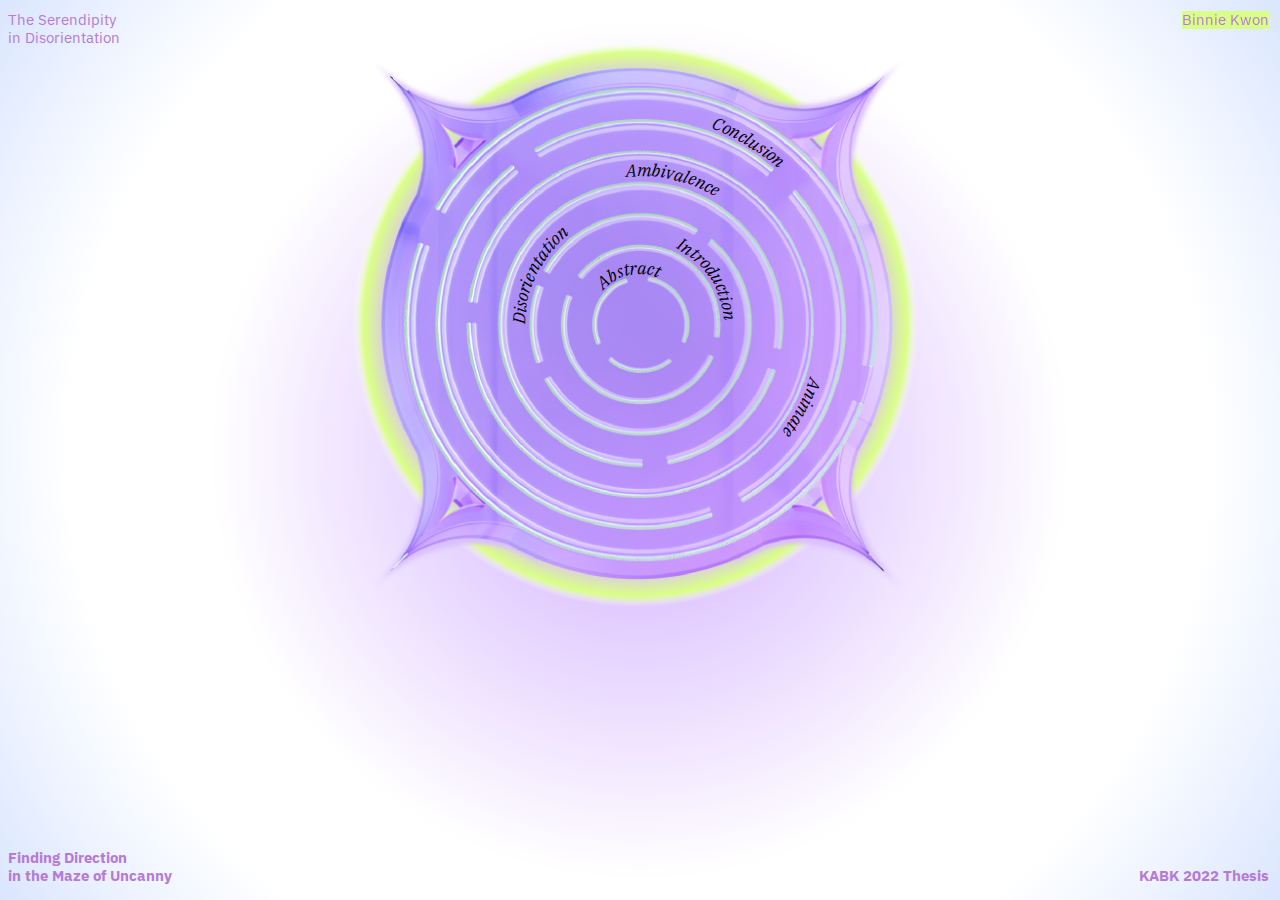
<file: index.html>
<!DOCTYPE html>
<html lang="en">
  <link href="https://fonts.googleapis.com/css2?family=IBM+Plex+Sans:ital@0;1&family=IBM+Plex+Serif:ital,wght@0,300;0,400;1,300&display=swap" rel="stylesheet">
      <link rel="stylesheet" href="style.css">
      


<head>
<title>The serendipity in Disorientation</title>
<link rel="icon" type="image/x-icon" href="img/favicon.ico">
</head>
<body style="overflow-y: hidden">
    <header>
    
      <div id="title"><b>The Serendipity<br>in Disorientation</b></div>
      <div id="name"><a href="http://www.binniekwon.com"><b>Binnie Kwon</b></a></div>
      </header>

    <section id="maze">

       

            <img id="mazeLine" src="img/maze.png" >

    

    <div id="mazeText" style="z-index:100">
        <svg id="line1" viewBox="0 0 1080 1080">
            <path id="curve1" fill="transparent" d="M470.7,476.59c17.17-18.76,41.87-30.53,69.3-30.53c51.88,0,93.94,42.06,93.94,93.94s-42.06,93.94-93.94,93.94
            s-93.94-42.06-93.94-93.94c0-18.23,5.2-35.26,14.19-49.66"/>
            <text width="500">
              <textPath xlink:href="#curve1" style="font-style:italic">
                Abstract
              </textPath>
            </text>
        </svg></div>

    <div id="mazeText">
        <svg id="line2" viewBox="0 0 1080 1080">
            <path id="curve2" fill="transparent" d="M606.92,398.42c52.99,25.09,89.64,79.06,89.64,141.58c0,86.47-70.1,156.56-156.56,156.56
            S383.44,626.47,383.44,540S453.53,383.44,540,383.44c19.07,0,37.35,3.41,54.25,9.66"/>
            <text width="500">
              <textPath xlink:href="#curve2" style="font-style:italic">
                Introduction
              </textPath></text>
     </vgs>  
    </div>

    <div id="mazeText" style="z-index:100">
        <svg id="line3" viewBox="0 0 1080 1080">
            <path id="curve3" fill="transparent" d="M325,540c0-118.74,96.26-215,215-215s215,96.26,215,215s-96.26,215-215,215
            c-111.32,0-202.88-84.6-213.89-193.02"/>
            <text width="500">
              <textPath xlink:href="#curve3" style="font-style:italic">
                Disorientation
              </textPath>
            </text>
        </svg></div>

        <div id="mazeText" style="z-index:100">
            <a href="text.html">
            <svg id="line4" viewBox="0 0 1080 1080">
                <path id="curve4" fill="transparent" d="M514.27,263.68c8.47-0.78,17.06-1.18,25.73-1.18c153.26,0,277.5,124.24,277.5,277.5S693.26,817.5,540,817.5
                S262.5,693.26,262.5,540c0-135.91,97.7-248.99,226.7-272.86"/>
                <text width="500">
                  <textPath xlink:href="#curve4" style="font-style:italic">
                    Ambivalence 
                  </textPath>
                </text>
            </svg></a></div>

            <div id="mazeText" style="z-index:100">
                <a href="text.html">
                <svg id="line5" viewBox="0 0 1080 1080">
                    <path id="curve5" fill="transparent" d="M859.21,639.67C816.78,776.01,689.6,875,539.29,875c-185.02,0-335-149.98-335-335s149.98-335,335-335
                    s335,149.98,335,335c0,25.47-2.84,50.27-8.23,74.11"/>
                    <text width="500">
                      <textPath xlink:href="#curve5" style="font-style:italic">
                        Animate
                      </textPath>
                    </text>
                </svg></a></div>
       
                <div id="mazeText" style="z-index:100">
                    <a href="text.html">
                    <svg id="line6" viewBox="0 0 1080 1080">
                        <path id="curve6" fill="transparent" d="M673.6,173.49C823.19,228.03,930,371.54,930,540c0,215.39-174.61,390-390,390c-46.8,0-91.67-8.24-133.24-23.35"/>
                        <text width="500">
                          <textPath xlink:href="#curve6" style="font-style:italic">
                            Conclusion
                          </textPath>
                        </text>
                    </svg></a></div>

                    <!-- <div id="mazeText" style="z-index:100">
                      <a href="text.html">
                      <svg id="line7" viewBox="0 0 1080 1080">
                          <path id="curve7" fill="transparent" d="M218.72,203.16C302.14,123.75,415.02,75,539.29,75c256.81,0,465,208.19,465,465s-208.19,465-465,465
                          s-465-208.19-465-465c0-63.46,12.71-123.96,35.73-179.07"/>
                          <text width="500">
                            <textPath xlink:href="#curve7" style="font-size:3vw"> 
                              The Serendipity in Disorientation
                            </textPath>
                          </text>
                      </svg></a></div>

                      <div id="mazeText" style="z-index:100">
                        <a href="text.html">
                        <svg id="line8" viewBox="0 0 1080 1080">
                            <path id="curve8" fill="transparent" d="M915.55,813.28C831.02,929.47,693.97,1005,539.29,1005c-256.81,0-465-208.19-465-465
                            c0-63.46,12.71-123.96,35.73-179.07"/>
                            <text width="500">
                              <textPath xlink:href="#curve8" style="font-size:2.2vw"> 
                                2022 KABK Thesis      -       Binnie Kwon
                              </textPath>
                            </text>
                        </svg></a></div> -->

                     

    </section>
</body>


  <footer>

    <div id="title2"><b>Finding Direction<br>in the Maze of Uncanny</b></div>
    <div id="school"><b>KABK 2022 Thesis</b></div>

  
  </footer>
</html>
</file>
<file: style.css>
a {
        text-decoration: none;
      }

      a:link, a:visited {
         color: #b67ad6;
      }
      a:hover{
        color: transparent;
        text-shadow: 0 0 5px #daff88;
      }

      div.a {
        line-height: normal;
      }

      html, body {
          height: 100%;
          width: 100%;
          overflow-x: hidden;

      }


      body {
        font-family: 'IBM Plex Sans', sans-serif;
        background: rgb(219,191,255);
        background: radial-gradient(circle, rgba(219,191,255,1) 12%, rgba(255,255,255,1) 55%, rgba(255,255,255,1) 73%, rgba(218,230,255,1) 100%);
        height: 100%;
        width: 100%;
        margin: 0;
        overflow-x: hidden; 
        color: #0e1244;

      }

  


@media only screen and (min-width: 1125px) {

  h1{
    font-size: 3vw;
    margin:10px;
    font-family: 'IBM Plex Serif', serif;
    text-align: center;
    font-weight: 400;


}

h2{
  font-size: 2vw;
  margin:10px;
  font-family: 'IBM Plex Serif', serif;
  text-align: center;
  font-weight: 400;



}

h3{
  font-size:2.5vw;
  margin:10px;
  text-align: center;
  font-family: 'IBM Plex Serif', serif;
  font-weight: 400;
  margin-bottom: 1em;
  margin-top: 2.5em;

}

h4{
  font-size:2vw;
  margin:10px;
  text-align: center;
  margin-left:-5px;
  font-family: 'IBM Plex Serif', serif;
  font-weight: 400;
  margin-bottom: 1em;
  margin-top: 2em;
}


header {
  margin-left: 1em;
  margin-top:1em;
  line-height: 3vw;
  font-weight: 300;     
  width:100%;
}   
    

#title{
  position: absolute;
  left:0.5em;
  color: #b67ad6;
  font-size: 1.2vw;
  margin-top:-0.3em;
  line-height: 1.4vw;
  font-family: 'IBM Plex Sans', sans-serif;

}

#name{
  position: absolute;
  right:0.7em;
  color: #b67ad6;
  font-size: 1.2vw;
  margin-top:-0.3em;
  line-height: 1.4vw;
  background-color: #daff88;
  backdrop-filter: blur(20px);
  font-family: 'IBM Plex Sans', sans-serif;

}


#maze{
  right: 0;
  width: 45%;
  margin:auto;
  margin-top: 2em;
  font-size: 1.4vw;
  color: #b67ad6;
  font-family: 'IBM Plex Serif', serif;
  font-weight: 400;

}

#mazeLine{
  position:absolute;
  /* right:0; */
  /* top:0; */
  width:45%;
}

#mazeText{
  position:absolute;
  font-size: 1.8em;
  /* right:0; */
  /* top:0; */
  width:45%;
}

mazeText a {
  text-decoration: none;
}


mazeText a:hover{
  color: transparent;
  text-shadow: 0 0 5px rgb(192, 124, 255);

}


#line1{
  animation-duration: 6s;
  animation-name: rotateOne;
  animation-iteration-count: infinite;
  animation-timing-function:linear;
}

#curve1{
  color:rgb(192, 124, 255)
}

@keyframes rotateOne {
    from {
      transform: rotate(0deg);
    }
  
    to {
      transform: rotate(360deg);
    }
  }

  @keyframes rotateTwo {
    from {
      transform: rotate(360deg);
    }
  
    to {
      transform: rotate(0deg);
    }
  }

#line2{
    animation-duration: 6s;
    animation-name: rotateTwo;
    animation-iteration-count: infinite;
    animation-timing-function:linear;
}


  #line3{
    animation-duration: 7s;
    animation-name: rotateOne;
    animation-iteration-count: infinite;
    animation-timing-function:linear;
}

  #line4{
    animation-duration: 10s;
    animation-name: rotateTwo;
    animation-iteration-count: infinite;
    animation-timing-function:linear;
}


  #line5{
    animation-duration: 9s;
    animation-name: rotateOne;
    animation-iteration-count: infinite;
    animation-timing-function:linear;
}


#line6{
  animation-duration: 10s;
  animation-name: rotateTwo;
  animation-iteration-count: infinite;
  animation-timing-function:linear;
}


ul {
    list-style-type: none;
    margin: 0;
    padding: 0;
    overflow: hidden;
    background-color: transparent;
  }
  
  li {
    float: left;
  }
  
  li a {
    display: block;
    color: white;
    text-align: center;
    padding: 14px 16px;
    text-decoration: none;
  }
  
  li a:hover {
    color: transparent;
    text-shadow: 0 0 5px rgba(0,0,0,0.5);
  }



  
 #home{
   width:140px;
   padding: 12px;
   font-size: 12px;
    border: none;
    position: absolute;
    display: inline-block;
    left:0;
    top:0;
    margin-top:-1em;

 }

  #home:hover {
  filter: blur(5px);
}


  #star{
    width:160px;
    margin-top:-0.5em;
  }


  .dropdown {
    position: absolute;
    display: inline-block;
    right:0;
    top:0;
  }

  .dropbtn {
    background-color: transparent;
    /* width: 30%; */
    color: transparent;
    padding: 1em;
    border: none;
    cursor:pointer;
  }
  
  
  .dropdown-content {
    display: none;
    position: absolute;
    background-color: transparent;
    min-width: 350px;
    line-height: 0.5vw;
    /* box-shadow: 0px 8px 16px 0px #b67ad6(0,0,0,0.2); */
    z-index: 1;
    font-family: 'IBM Plex Serif', serif;
    font-weight: 400;
    margin-top: -2em;
    margin-left: -8em;
    font-size: 1.2vw;

  }
  
  .dropdown-content a {
    color: black;
    padding: 12px 16px;
    text-decoration: none;
    display: block;
    font-weight: 400;
  }

  .box{
    display:block; 
    position:relative; 
    width:360px; 
    margin-top:-29.2em; 
    margin-left:-1.5em; 
    z-index: -10
  }

  
  /* .dropdown-content a:hover {background-color: #f3dcff;} */
  
  .dropdown:hover .dropbtn {
    filter: blur(5px);
  }


  #text{
      margin: auto;
      margin-top: 10em;
      width:45%;
      line-height: 1.4em;
      font-size: 1.2em;

      }

    #footnote{
      text-align: center;
      font-size: 0.9em;
      line-height: 1.3em;
    }

    #note{
      width: 85%;
      margin-left:2.5em;
      font-size: 1em;
      line-height: 1.4em;

    }

    #image{
      width:600px;
      display:block;
      margin-left: auto;
      margin-right: auto;
      font-size:1vw;
      margin-top: -0.05em;
      line-height: 1.2vw;
      text-align: center;
      color:#513ea7

    }

  image:hover{
      background:#0000ff;
  }


    ::-moz-selection { /* Code for Firefox */
      color: #513ea7;
      background: #e7fd9c;
      filter: blur(2px);
      z-index: 10;

    }
    
    ::selection {
      color: #513ea7;
      background:#e7fd9c;
      filter: blur(2px);
      z-index: 10;
    }

    #title2{
      position: absolute;
      left:0.5em;
      color: #b67ad6;
      font-size: 1.2vw;
      line-height: 1.4vw;
      bottom: 1em;

    }
    
    #school{
      position: absolute;
      right:0.7em;
      color: #b67ad6;
      font-size: 1.2vw;
      line-height: 1.4vw;
      bottom: 1em;
    }



    }

    















@media only screen and (max-width: 1125px) {

  header {
    margin-left: 1em;
    margin-top:10em;
    line-height: 8.2vw;     
  }   
      
 
 h1{
  font-size: 9vw;
  margin:10px;
  font-family: 'IBM Plex Serif', serif;
  text-align: center;
  font-weight: 400;
  margin-top: 3em;

}

h2{
  font-size: 7.5vw;
  margin:10px;
  font-family: 'IBM Plex Serif', serif;
  text-align: center;
  font-weight: 400;



}

h3{
  font-size:9vw;
  margin:10px;
  text-align: center;
  font-family: 'IBM Plex Serif', serif;
  margin-bottom: 2em;
  margin-top: 2em;
  font-weight: 400;


}

h4{
  font-size:6vw;
  margin:10px;
  text-align: center;
  margin-left:-5px;
  font-family: 'IBM Plex Serif', serif;
  margin-bottom: 2em;
  margin-top: 3em;
  font-weight: 400;

}

#title{
  position: relative;
  color: #b67ad6;
  font-size: 4vw;
  line-height: 5vw;
  margin-top:32em;
}

#name{
  position: relative;
  color: #b67ad6;
  font-size: 4vw;
  line-height: 5vw;
  background-color: #daff88;
  backdrop-filter: blur(20px);
}



      #maze{
        right: 0;
        width: 100%;
        margin:auto;
        font-size: 4vw;
        font-family: 'IBM Plex Serif', serif;
        font-weight: 400;
        overflow-x: hidden;
        overflow-y: hidden;
        margin-top:150px;

        }
        
        #mazeLine{
            position:absolute;
            /* right:0; */
            top:0;
            width:100%;
            margin-top:150px;

        }
        
        #mazeText{
            position:absolute;
            /* right:0; */
            top:0;
            width:100%;
            margin-top:150px;

        }
        
        #line1{
            animation-duration: 6s;
            animation-name: rotateOne;
            animation-iteration-count: infinite;
            animation-timing-function:linear;
        }
        
        @keyframes rotateOne {
            from {
              transform: rotate(0deg);
            }
          
            to {
              transform: rotate(360deg);
            }
          }
        
          @keyframes rotateTwo {
            from {
              transform: rotate(360deg);
            }
          
            to {
              transform: rotate(0deg);
            }
          }
        
        #line2{
            animation-duration: 6s;
            animation-name: rotateTwo;
            animation-iteration-count: infinite;
            animation-timing-function:linear;
        }
        
        
          #line3{
            animation-duration: 7s;
            animation-name: rotateOne;
            animation-iteration-count: infinite;
            animation-timing-function:linear;
        }
        
          #line4{
            animation-duration: 8s;
            animation-name: rotateTwo;
            animation-iteration-count: infinite;
            animation-timing-function:linear;
        }
        
        
          #line5{
            animation-duration: 9s;
            animation-name: rotateOne;
            animation-iteration-count: infinite;
            animation-timing-function:linear;
        }
        
        
        #line6{
          animation-duration: 10s;
          animation-name: rotateTwo;
          animation-iteration-count: infinite;
          animation-timing-function:linear;
        }
        
        
        ul {
            list-style-type: none;
            margin: 0;
            padding: 0;
            overflow: hidden;
            background-color: transparent;
          }
          
          li {
            float: left;
          }
          
          li a {
            display: block;
            color: white;
            text-align: center;
            padding: 14px 16px;
            text-decoration: none;
          }
          
          li a:hover {
            color: transparent;
            text-shadow: 0 0 5px rgba(0,0,0,0.5);
          }
        

                    
          #home{
            width:230px;
            padding: 16px;
            font-size: 16px;
            border: none;
            position: absolute;
            display: inline-block;
            left:0;
            top:0;
          }

          #home:hover {
          filter: blur(5px);
          }


        
          #star{
            width:250px;
            right:0;
            top:0;
          }

          .dropdown {
            position: absolute;
            display: inline-block;
            right:0;
            top:0;

          }
        
          .dropbtn {
            background-color: transparent;
            color: transparent;
            padding: 16px;
            font-size: 16px;
            border: none;
          }
          
          
          .dropdown-content {
            display: none;
            position: absolute;
            box-shadow: 0px 8px 16px 0px #b67ad6(0,0,0,0.2);
            z-index: 1;
            /* background: rgb(219,191,255);
            background: radial-gradient(circle, rgba(219,191,255,1) 12%, rgba(236,242,255,1) 100%); */
            font-size: 4vw;
            right: 20%;
            padding: 1em;
            margin-left:px;
            margin-top: 1em;
            width:660px;
            height: 1060px;
            backdrop-filter: blur(10px);
          }
         
          
          .box{
            display:block; 
            position:absolute; 
            width:850px; 
            margin-top:-30em; 
            margin-left:-100px; 
            z-index: -10
          }

          
          .dropdown-content a {
            color: black;
            padding: 12px 16px;
            text-decoration: none;
            display: block;
            width: 700px;
            line-height: 5vw;
            font-family: 'IBM Plex Serif', serif;


          }
          
          /* .dropdown-content a:hover {background-color: #f3dcff;} */
          

          
          .dropdown:hover .dropbtn {background-color: transparent; filter: blur(5px);}
        
        
          #text{
              margin: auto;
              margin-top: 8em;
              width:93%;
              line-height: 5.2vw;
              font-size: 4.2vw;
            }
        
              ::-moz-selection { /* Code for Firefox */
                color: #3743b7;
                text-shadow: 0 0 5px #daff88;

              }
              
              ::selection {
                color: #3743b7;
                text-shadow: 0 0 5px #daff88;

              }

              #footnote{
                text-align: center;
              }
          
              #note{
                width: 85%;
                margin-left:2.5em;
                font-size: 4vw;
          
              }

              #image{
                width:100%;
                display:block;
                margin-left: auto;
                margin-right: auto;
                font-size:3vw;
                margin-top: -0.05em;
                line-height: 5vw;
                text-align: center;
                color:#513ea7
          
              }

              #title2{
                display: hidden;
                position: relative;
                color: #b67ad6;
                font-size: 4vw;
                line-height:5vw;
                margin-left: 1em;
                margin-top: 20em;


              }
              
              #school{
                display: hidden;
                position: relative;
                color: #b67ad6;
                font-size: 4vw;
                margin-left: 1em;
    
              }

}
</file>
